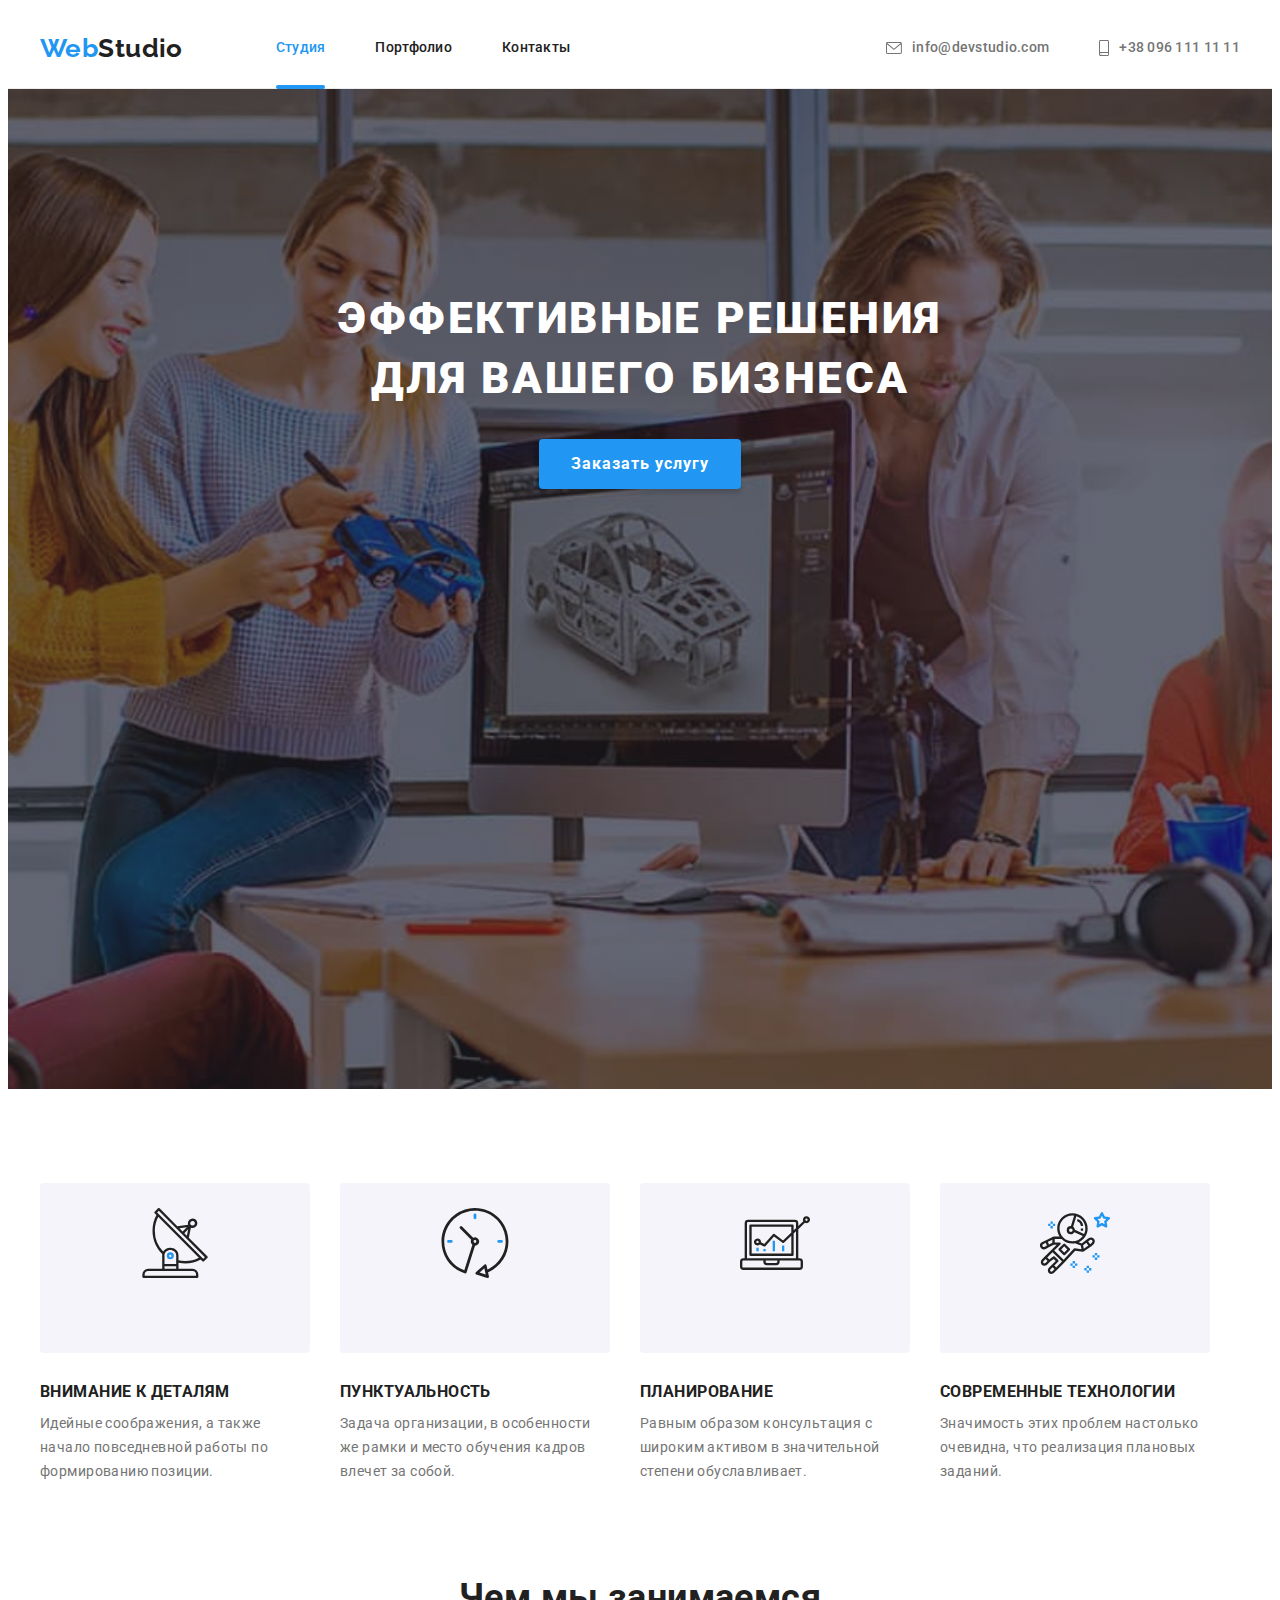
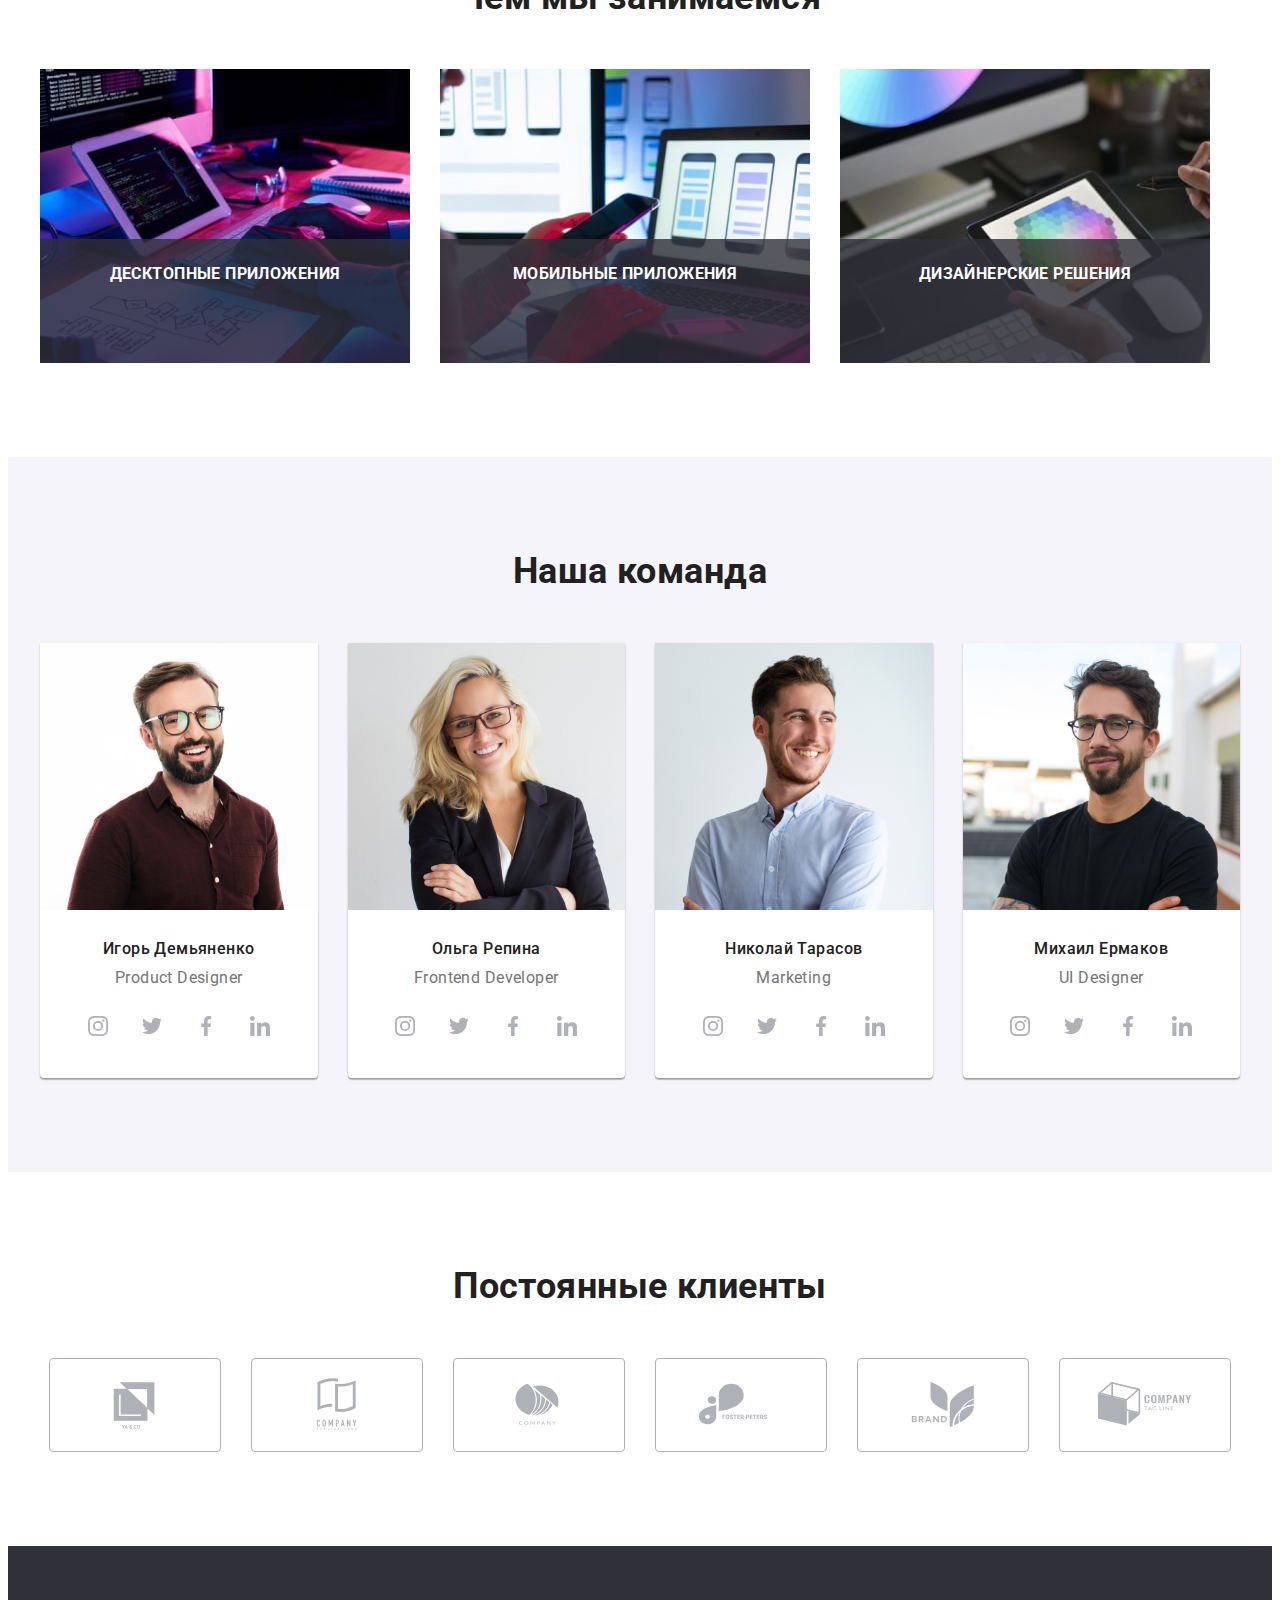
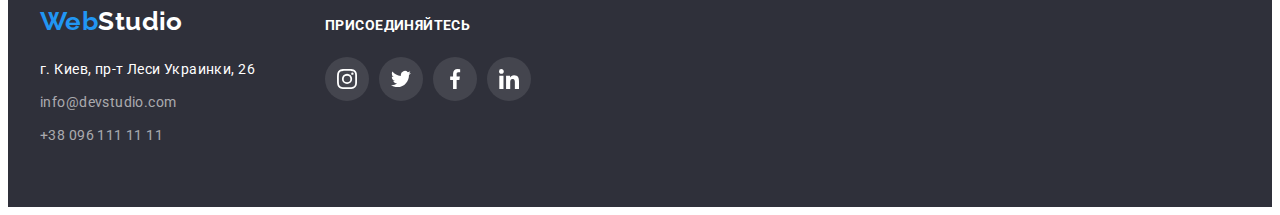
<file: index.html>
<!DOCTYPE html>
<html lang="en">

<head>
    <meta charset="UTF-8">
    <meta http-equiv="X-UA-Compatible" content="IE=edge">
    <meta name="viewport" content="width=device-width, initial-scale=1.0">
    <title>Document</title>
    <link
        href="https://fonts.googleapis.com/css2?family=Raleway:wght@700&family=Roboto:wght@400;500;700;900&display=swap"
        rel="stylesheet">

    <link rel="stylesheet" href="https://cdnjs.cloudflare.com/ajax/libs/modern-normalize/1.1.0/modern-normalize.min.css"
        integrity="sha512-wpPYUAdjBVSE4KJnH1VR1HeZfpl1ub8YT/NKx4PuQ5NmX2tKuGu6U/JRp5y+Y8XG2tV+wKQpNHVUX03MfMFn9Q=="
        crossorigin="anonymous" referrerpolicy="no-referrer" />

    <link rel="stylesheet" href="./css/styles.css">
</head>

<body>

    <header class="page-header">
        <div class="container main-nav">

            <a href="" class="logo link">Web<span class="accent">Studio</span></a>
            <ul class="site-nav">
                <li class="site-nav-item"><a href="./index.html" class="site-nav-link link current">Студия</a></li>
                <li class="site-nav-item"><a href="./portfolio.html" class="site-nav-link link">Портфолио</a></li>
                <li class="site-nav-item"><a href="" class="site-nav-link link">Контакты</a></li>
            </ul>


            <ul class="contacts">
                <li class="contacts-item">
                    <a href="mailto:info@devstudio.com" class="contacts-link link">
                        <svg class="contacts-icons-mailo">
                            <use href="./imeges/icons.svg#icon-envelope"></use>
                        </svg>info@devstudio.com</a>
                </li>
                <li class="contacts-item">
                    <a href="tel:+380961111111" class="contacts-link link"><svg class="contacts-icons-tel">
                            <use href="./imeges/icons.svg#icon-smartphone"></use>
                        </svg>+38 096 111 11 11</a>
                </li>
            </ul>

        </div>
    </header>

    <main>

        <section class="hero overlay">
            <h1 class="hero-title ">Эффективные решения <br /> для вашего бизнеса <br /></h1>
            <button data-modal-open type="button" class="hero-button">Заказать услугу</button>
        </section>

        <section class="section no-padding">
            <div class="container">
                <h2 class="section-title visually-hidden">Наши особенности</h2>
                <ul class="options">
                    <li class="options-item">
                        <div class="options-icons">
                            <svg class="options-item-icons">
                                <use href="./imeges/icons.svg#icon-antenna"></use>
                            </svg>
                        </div>
                        <h3 class="options-title">Внимание к деталям</h3>
                        <p class="options-text">Идейные соображения, а также начало повседневной работы по формированию
                            позиции.</p>
                    </li>
                    <li class="options-item">
                        <div class="options-icons">
                            <svg class="options-item-icons">
                                <use href="./imeges/icons.svg#icon-clock"></use>
                            </svg>
                        </div>
                        <h3 class="options-title">Пунктуальность</h3>
                        <p class="options-text">Задача организации, в особенности же рамки и место обучения кадров
                            влечет за
                            собой.
                        </p>
                    </li>
                    <li class="options-item">
                        <div class="options-icons">
                            <svg class="options-item-icons">
                                <use href="./imeges/icons.svg#icon-diagram"></use>
                            </svg>
                        </div>
                        <h3 class="options-title">Планирование</h3>
                        <p class="options-text">Равным образом консультация с широким активом в значительной степени
                            обуславливает.
                        </p>
                    </li>
                    <li class="options-item">
                        <div class="options-icons">
                            <svg class="options-item-icons">
                                <use href="./imeges/icons.svg#icon-astronaut"></use>
                            </svg>
                        </div>
                        <h3 class="options-title">Современные технологии</h3>
                        <p class="options-text">Значимость этих проблем настолько очевидна, что реализация плановых
                            заданий.</p>
                    </li>
                    </li>
                </ul>
            </div>
        </section>

        <section class="section">
            <div class="container">
                <h2 class="section-title">Чем мы занимаемся</h2>
                <ul class="work">
                    <li class="work-item">
                        <div class="work-thumb">
                            <img src="./imeges/about/about-img-1.jpg" width="370" height="249"
                                alt="Структурное программирование">

                            <div class="work-label">
                                <h3 class="work-label-text">десктопные приложения</h3>
                            </div>
                        </div>
                    </li>
                    <li class="work-item">
                        <div class="work-thumb">
                            <img src="./imeges/about/about-img-2.jpg" width="370" height="249"
                                alt="Розработка мобильных приложений">
                            <div class="work-label">
                                <h3 class="work-label-text">мобильные приложения</h3>
                            </div>
                        </div>
                    </li>
                    <li class="work-item">
                        <div class="work-thumb">
                            <img src="./imeges/about/about-img-3.jpg" width="370" height="249" alt="Веб-дизайн">
                            <div class="work-label">
                                <h3 class="work-label-text">дизайнерские решения</h3>
                            </div>
                        </div>
                    </li>
                </ul>
            </div>
        </section>

        <section class="section team-color">
            <div class="container">
                <h2 class="section-title">Наша команда</h2>
                <ul class="team">
                    <li class="team-item">
                        <img src="./imeges/team/team-img-1.jpg" width="270" alt="Игорь Демьяненко">
                        <div class="team-tumb">
                            <h3 class="team-title">Игорь Демьяненко</h3>
                            <p class="team-text">Product Designer</p>
                            <ul class="team-icons">
                                <li class="team-icons-item">
                                    <a href="" class="team-link">
                                        <svg class="team-icons-link">
                                            <use href="./imeges/icons.svg#icon-instagram"></use>
                                        </svg>
                                    </a>
                                </li>
                                <li class="team-icons-item">
                                    <a href="" class="team-link">
                                        <svg class="team-icons-link">
                                            <use href="./imeges/icons.svg#icon-twitter"></use>
                                        </svg>
                                    </a>
                                </li>
                                <li class="team-icons-item">
                                    <a href="" class="team-link">
                                        <svg class="team-icons-link">
                                            <use href="./imeges/icons.svg#icon-facebook"></use>
                                        </svg>
                                    </a>
                                </li>
                                <li class="team-icons-item">
                                    <a href="" class="team-link">
                                        <svg class="team-icons-link">
                                            <use href="./imeges/icons.svg#icon-linkedin"></use>
                                        </svg>
                                    </a>
                                </li>
                            </ul>
                        </div>
                    </li>
                    <li class="team-item">
                        <img src=" ./imeges/team/team-img-2.jpg" width="270" alt="Ольга Репина">
                        <div class="team-tumb">
                            <h3 class="team-title">Ольга Репина</h3>
                            <p class="team-text">Frontend Developer</p>
                            <ul class="team-icons">
                                <li class="team-icons-item">
                                    <a href="" class="team-link">
                                        <svg class="team-icons-link">
                                            <use href="./imeges/icons.svg#icon-instagram"></use>
                                        </svg>
                                    </a>
                                </li>
                                <li class="team-icons-item">
                                    <a href="" class="team-link">
                                        <svg class="team-icons-link">
                                            <use href="./imeges/icons.svg#icon-twitter"></use>
                                        </svg>
                                    </a>
                                </li>
                                <li class="team-icons-item">
                                    <a href="" class="team-link">
                                        <svg class="team-icons-link">
                                            <use href="./imeges/icons.svg#icon-facebook"></use>
                                        </svg>
                                    </a>
                                </li>
                                <li class="team-icons-item">
                                    <a href="" class="team-link">
                                        <svg class="team-icons-link">
                                            <use href="./imeges/icons.svg#icon-linkedin"></use>
                                        </svg>
                                    </a>
                                </li>
                            </ul>
                        </div>
                    </li>
                    <li class="team-item">
                        <img src=" ./imeges/team/team-img-3.jpg" width="270" alt="Николай Тарасов">
                        <div class="team-tumb">
                            <h3 class="team-title">Николай Тарасов</h3>
                            <p class="team-text">Marketing</p>
                            <ul class="team-icons">
                                <li class="team-icons-item">
                                    <a href="" class="team-link">
                                        <svg class="team-icons-link">
                                            <use href="./imeges/icons.svg#icon-instagram"></use>
                                        </svg>
                                    </a>
                                </li>
                                <li class="team-icons-item">
                                    <a href="" class="team-link">
                                        <svg class="team-icons-link">
                                            <use href="./imeges/icons.svg#icon-twitter"></use>
                                        </svg>
                                    </a>
                                </li>
                                <li class="team-icons-item">
                                    <a href="" class="team-link">
                                        <svg class="team-icons-link">
                                            <use href="./imeges/icons.svg#icon-facebook"></use>
                                        </svg>
                                    </a>
                                </li>
                                <li class="team-icons-item">
                                    <a href="" class="team-link">
                                        <svg class="team-icons-link">
                                            <use href="./imeges/icons.svg#icon-linkedin"></use>
                                        </svg>
                                    </a>
                                </li>
                            </ul>
                        </div>
                    </li>
                    <li class="team-item">
                        <img src=" ./imeges/team/team-img-4.jpg" width="270" alt="Михаил Ермаков">
                        <div class="team-tumb">
                            <h3 class="team-title">Михаил Ермаков</h3>
                            <p class="team-text">UI Designer</p>
                            <ul class="team-icons">
                                <li class="team-icons-item">
                                    <a href="" class="team-link">
                                        <svg class="team-icons-link">
                                            <use href="./imeges/icons.svg#icon-instagram"></use>
                                        </svg>
                                    </a>
                                </li>
                                <li class="team-icons-item">
                                    <a href="" class="team-link">
                                        <svg class="team-icons-link">
                                            <use href="./imeges/icons.svg#icon-twitter"></use>
                                        </svg>
                                    </a>
                                </li>
                                <li class="team-icons-item">
                                    <a href="" class="team-link">
                                        <svg class="team-icons-link">
                                            <use href="./imeges/icons.svg#icon-facebook"></use>
                                        </svg>
                                    </a>
                                </li>
                                <li class="team-icons-item">
                                    <a href="" class="team-link">
                                        <svg class="team-icons-link">
                                            <use href="./imeges/icons.svg#icon-linkedin"></use>
                                        </svg>
                                    </a>
                                </li>
                            </ul>
                        </div>
                    </li>
                </ul>
            </div>
        </section>

        <section class="section">
            <div class="container">
                <h3 class="section-title">Постоянные клиенты</h3>
                <ul class="clients">
                    <li class="clients-item">
                        <a href="" class="clients-link">
                            <svg class="icons-link">
                                <use href="./imeges/icons.svg#icon-Logo"></use>
                            </svg>
                        </a>
                    </li>
                    <li class="clients-item">
                        <a href="" class="clients-link">
                            <svg class="icons-link">
                                <use href="./imeges/icons.svg#icon-Logo-1"></use>
                            </svg>
                        </a>

                    </li>
                    <li class="clients-item">
                        <a href="" class="clients-link">
                            <svg class="icons-link">
                                <use href="./imeges/icons.svg#icon-Logo-2"></use>
                            </svg>
                        </a>

                    </li>
                    <li class="clients-item">
                        <a href="" class="clients-link">
                            <svg class="icons-link">
                                <use href="./imeges/icons.svg#icon-Logo-3"></use>
                            </svg>
                        </a>

                    </li>
                    <li class="clients-item">
                        <a href="" class="clients-link">
                            <svg class="icons-link">
                                <use href="./imeges/icons.svg#icon-Logo-4"></use>
                            </svg>
                        </a>

                    </li>
                    <li class="clients-item">
                        <a href="" class="clients-link">
                            <svg class="icons-link">
                                <use href="./imeges/icons.svg#icon-Logo-5"></use>
                            </svg>
                        </a>

                    </li>
                </ul>
            </div>
        </section>

    </main>
    <footer class="page-footer">
        <div class="container footer-container">
            <div class="address-footer">
                <a href="" class="logo link">Web<span class="accent-logo">Studio</span> </a>
                <address class="address">
                    <ul class="contacts-address">
                        <li class="contacts-address-item no-margin">
                            <p class="contacts-address-text">г. Киев, пр-т Леси Украинки, 26</p>
                        </li>
                        <li class="contacts-address-item">
                            <a href="mailto:info@devstudio.com"
                                class="contacts-address-link link">info@devstudio.com</a>
                        </li>
                        <li class="contacts-address-item">
                            <a href="tel:+380961111111" class="contacts-address-link link">+38 096 111 11 11</a>
                        </li>
                    </ul>
                </address>
            </div>

            <div class="social-footer">
                <h3 class="social-title">присоединяйтесь</h3>
                <ul class="footer-icons">
                    <li class="footer-icons-item">
                        <a href="" class="footer-link">
                            <svg class="footer-icons-link">
                                <use href="./imeges/icons.svg#icon-instagram"></use>
                            </svg>
                        </a>
                    </li>
                    <li class="footer-icons-item">
                        <a href="" class="footer-link">
                            <svg class="footer-icons-link">
                                <use href="./imeges/icons.svg#icon-twitter"></use>
                            </svg>
                        </a>
                    </li>
                    <li class="footer-icons-item">
                        <a href="" class="footer-link">
                            <svg class="footer-icons-link">
                                <use href="./imeges/icons.svg#icon-facebook"></use>
                            </svg>
                        </a>
                    </li>
                    <li class="footer-icons-item">
                        <a href="" class="footer-link">
                            <svg class="footer-icons-link">
                                <use href="./imeges/icons.svg#icon-linkedin"></use>
                            </svg>
                        </a>
                    </li>
                </ul>
            </div>
        </div>
    </footer>
    <div class="backdrop is-hidden" data-modal>
        <div class="modal">
            <button class="modal-button" data-modal-close></button>
        </div>
    </div>

    <script src="./js/modal.js"></script>
</body>

</html>
</file>
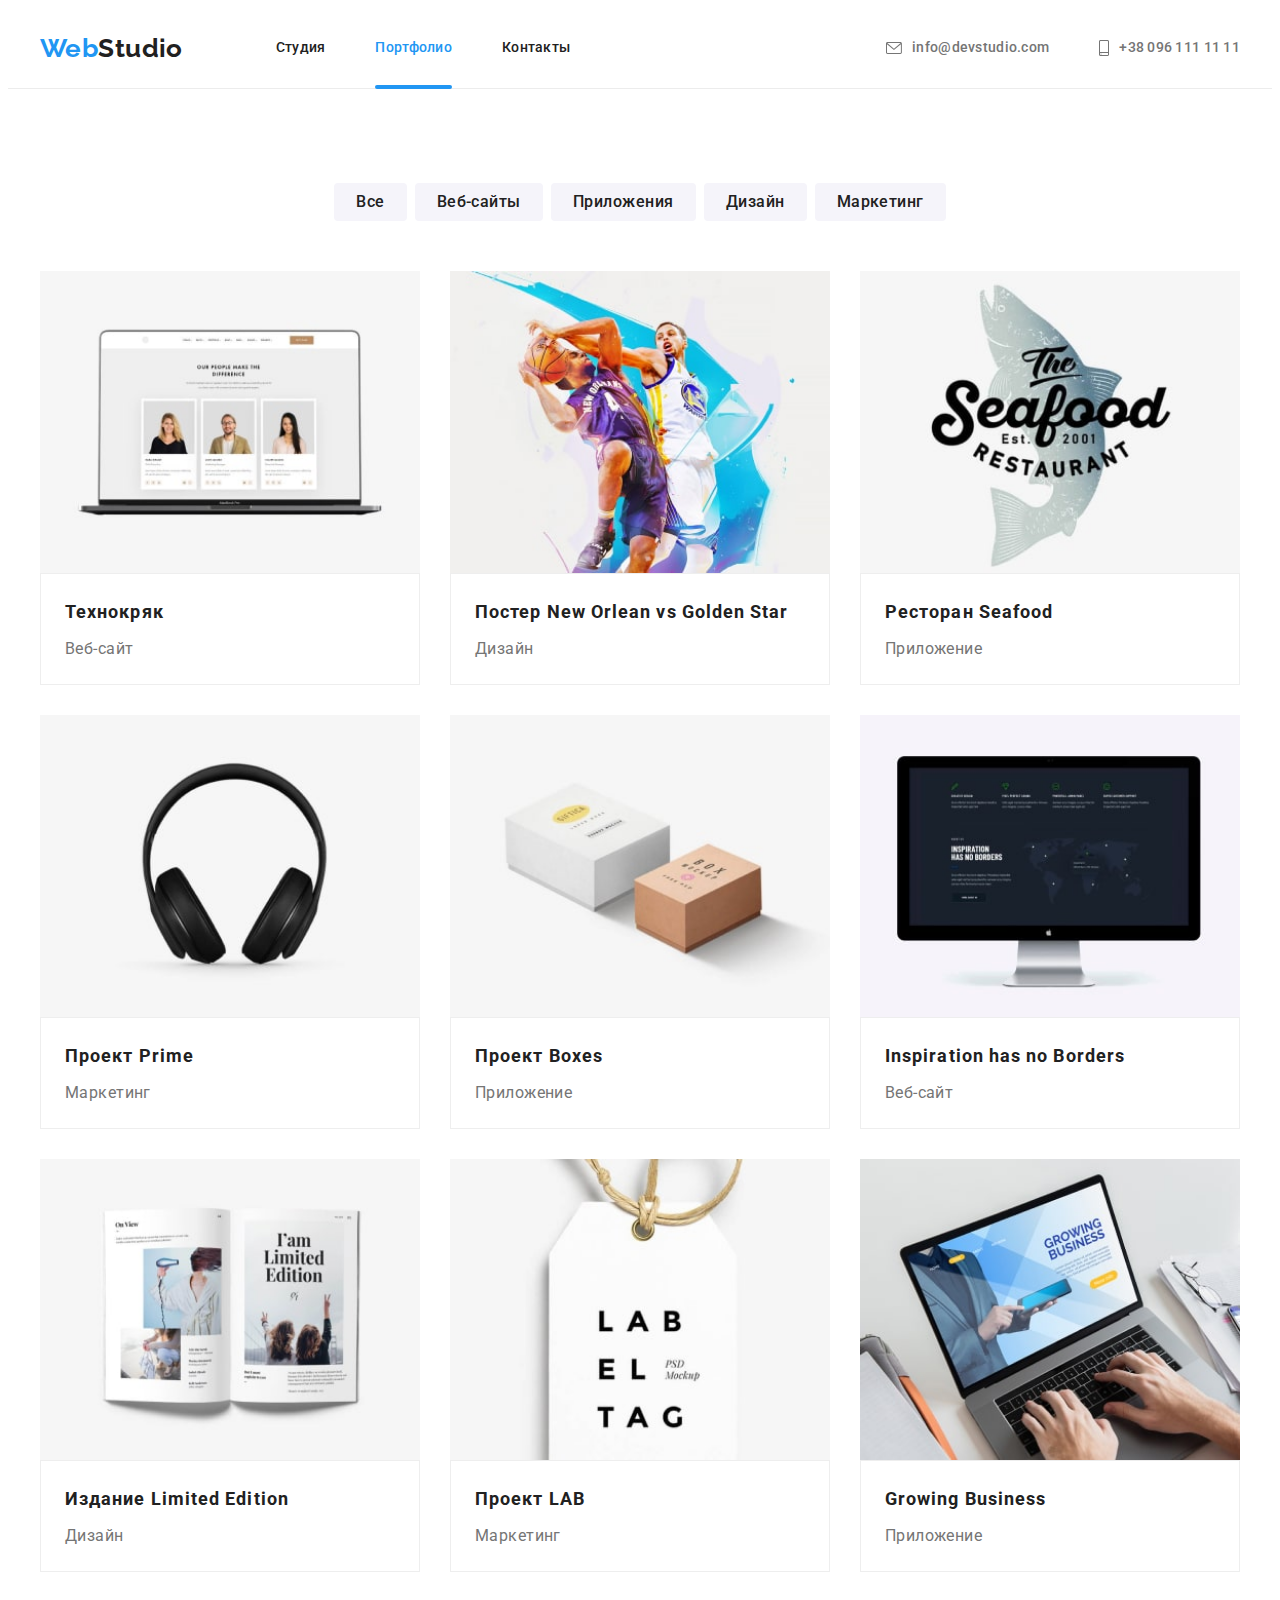
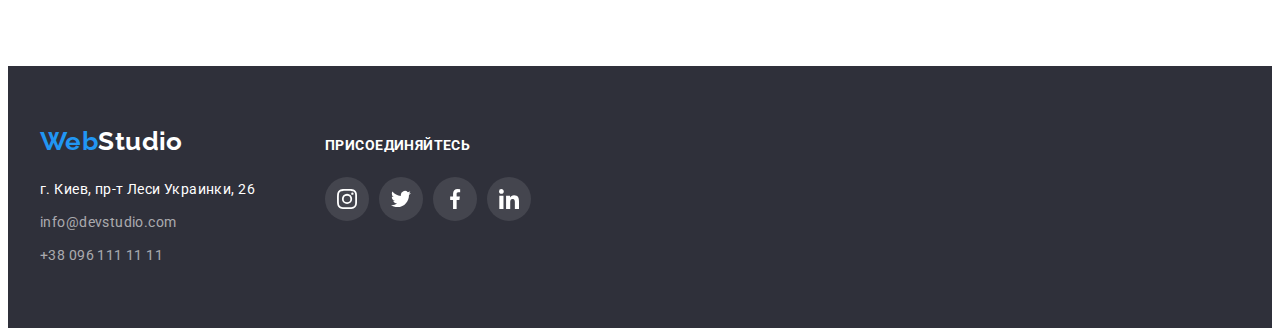
<file: portfolio.html>
<!DOCTYPE html>
<html lang="en">

<head>
    <meta charset="UTF-8">
    <meta http-equiv="X-UA-Compatible" content="IE=edge">
    <meta name="viewport" content="width=device-width, initial-scale=1.0">
    <title>Document</title>
    <link
        href="https://fonts.googleapis.com/css2?family=Raleway:wght@700&family=Roboto:wght@400;500;700;900&display=swap"
        rel="stylesheet">

    <link rel="stylesheet" href="https://cdnjs.cloudflare.com/ajax/libs/modern-normalize/1.1.0/modern-normalize.min.css"
        integrity="sha512-wpPYUAdjBVSE4KJnH1VR1HeZfpl1ub8YT/NKx4PuQ5NmX2tKuGu6U/JRp5y+Y8XG2tV+wKQpNHVUX03MfMFn9Q=="
        crossorigin="anonymous" referrerpolicy="no-referrer" />

    <link rel="stylesheet" href="./css/styles.css">
</head>

<body>
    <header class="page-header">
        <div class="container main-nav">

            <a href="" class="logo link">Web<span class="accent">Studio</span></a>
            <ul class="site-nav">
                <li class="site-nav-item"><a href="./index.html" class="site-nav-link link">Студия</a></li>
                <li class="site-nav-item"><a href="./portfolio.html" class="site-nav-link link current">Портфолио</a>
                </li>
                <li class="site-nav-item"><a href="" class="site-nav-link link">Контакты</a></li>
            </ul>

            <ul class="contacts">
                <li class="contacts-item">
                    <a href="mailto:info@devstudio.com" class="contacts-link link">
                        <svg class="contacts-icons-mailo">
                            <use href="./imeges/icons.svg#icon-envelope"></use>
                        </svg>info@devstudio.com</a>
                </li>
                <li class="contacts-item">
                    <a href="tel:+380961111111" class="contacts-link link"><svg class="contacts-icons-tel">
                            <use href="./imeges/icons.svg#icon-smartphone"></use>
                        </svg>+38 096 111 11 11</a>
                </li>
            </ul>
        </div>
    </header>
    <main>
        <section class="section">
            <div class="container">
                <h1 class="section-title visually-hidden">Наши проекты</h1>
                <ul class="filter">
                    <li class="filter-item"><button type="button" class="filter-button">Все</button></li>
                    <li class="filter-item"><button type="button" class="filter-button">Веб-сайты</button></li>
                    <li class="filter-item"><button type="button" class="filter-button">Приложения</button></li>
                    <li class="filter-item"><button type="button" class="filter-button">Дизайн</button></li>
                    <li class="filter-item"><button type="button" class="filter-button">Маркетинг</button></li>
                </ul>

                <ul class="projects">
                    <li class="projects-item">
                        <a href="" class="projects-link link">
                            <div class="projects-card">
                                <img src="./imeges/all-img.jpg" width="370"
                                    alt="ноутбука с изображением веб-сайта на мониторе">
                                <div class="projects-card-label">
                                    <p class="projects-card-text">
                                        Технокряк это современная площадка распространения коронавируса. Компании
                                        используют эту платформу для цифрового
                                        шпионажа и атак на защищённые сервера конкурентов.
                                    </p>
                                </div>
                            </div>
                            <div class="content-card">
                                <h2 class="projects-title">Технокряк</h2>
                                <p class="projects-text">Веб-сайт</p>
                            </div>
                        </a>
                    </li>
                    <li class="projects-item">
                        <a class="projects-link link" href="">
                            <div class="projects-card">
                                <img src="./imeges/all-img-1.jpg" width="370" alt="игра в баскетбол">
                                <div class="projects-card-label">
                                    <p class="projects-card-text">
                                        Технокряк это современная площадка распространения коронавируса. Компании
                                        используют эту платформу для цифрового
                                        шпионажа и атак на защищённые сервера конкурентов.
                                    </p>
                                </div>
                            </div>
                            <div class="content-card">
                                <h2 class="projects-title">Постер New Orlean vs Golden Star</h2>
                                <p class="projects-text">Дизайн</p>
                            </div>
                        </a>
                    </li>
                    <li class="projects-item">
                        <a class="projects-link link" href="">
                            <div class="projects-card">
                                <img src="./imeges/all-img-2.jpg" width="370" alt="логотип ресторана в виде рыбы">
                                <div class="projects-card-label">
                                    <p class="projects-card-text">
                                        Технокряк это современная площадка распространения коронавируса. Компании
                                        используют эту платформу для цифрового
                                        шпионажа и атак на защищённые сервера конкурентов.
                                    </p>
                                </div>
                            </div>
                            <div class="content-card">
                                <h2 class="projects-title">Ресторан Seafood</h2>
                                <p class="projects-text">Приложение</p>
                            </div>
                        </a>
                    </li>
                    <li class="projects-item">
                        <a class="projects-link link" href="">
                            <div class="projects-card">
                                <img src="./imeges/all-img-3.jpg" width="370" alt="наушники">
                                <div class="projects-card-label">
                                    <p class="projects-card-text">
                                        Технокряк это современная площадка распространения коронавируса. Компании
                                        используют эту платформу для цифрового
                                        шпионажа и атак на защищённые сервера конкурентов.
                                    </p>
                                </div>
                            </div>
                            <div class="content-card">
                                <h2 class="projects-title">Проект Prime</h2>
                                <p class="projects-text">Маркетинг</p>
                            </div>
                        </a>
                    </li>
                    <li class="projects-item">
                        <a class="projects-link link" href="">
                            <div class="projects-card">
                                <img src="./imeges/all-img-4.jpg" width="370" alt="две коробки">
                                <div class="projects-card-label">
                                    <p class="projects-card-text">
                                        Технокряк это современная площадка распространения коронавируса. Компании
                                        используют эту платформу для цифрового
                                        шпионажа и атак на защищённые сервера конкурентов.
                                    </p>
                                </div>
                            </div>
                            <div class="content-card">
                                <h2 class="projects-title">Проект Boxes</h2>
                                <p class="projects-text">Приложение</p>
                            </div>
                        </a>
                    </li>
                    <li class="projects-item">
                        <a class="projects-link link" href="">
                            <div class="projects-card">
                                <img src="./imeges/all-img-5.jpg" width="370" alt="монитор компютера">
                                <div class="projects-card-label">
                                    <p class="projects-card-text">
                                        Технокряк это современная площадка распространения коронавируса. Компании
                                        используют эту платформу для цифрового
                                        шпионажа и атак на защищённые сервера конкурентов.
                                    </p>
                                </div>
                            </div>
                            <div class="content-card">
                                <h2 class="projects-title">Inspiration has no Borders</h2>
                                <p class="projects-text">Веб-сайт</p>
                            </div>
                        </a>
                    </li>
                    <li class="projects-item">
                        <a class="projects-link link" href="">
                            <div class="projects-card">
                                <img src="./imeges/all-img-6.jpg" width="370" alt="открытая книга">
                                <div class="projects-card-label">
                                    <p class="projects-card-text">
                                        Технокряк это современная площадка распространения коронавируса. Компании
                                        используют эту платформу для цифрового
                                        шпионажа и атак на защищённые сервера конкурентов.
                                    </p>
                                </div>
                            </div>
                            <div class="content-card">
                                <h2 class="projects-title">Издание Limited Edition</h2>
                                <p class="projects-text">Дизайн</p>
                            </div>
                        </a>
                    </li>
                    <li class="projects-item">
                        <a class="projects-link link" href="">
                            <div class="projects-card">
                                <img src="./imeges/all-img-7.jpg" width="370" alt=" бирка с названием проекта">
                                <div class="projects-card-label">
                                    <p class="projects-card-text">
                                        Технокряк это современная площадка распространения коронавируса. Компании
                                        используют эту платформу для цифрового
                                        шпионажа и атак на защищённые сервера конкурентов.
                                    </p>
                                </div>
                            </div>
                            <div class="content-card">
                                <h2 class="projects-title">Проект LAB</h2>
                                <p class="projects-text">Маркетинг</p>
                            </div>
                        </a>
                    </li>
                    <li class="projects-item">
                        <a class="projects-link link" href="">
                            <div class="projects-card">
                                <img src="./imeges/all-img-8.jpg" width="370" alt="человек работает за ноутбуком">
                                <div class="projects-card-label">
                                    <p class="projects-card-text">
                                        Технокряк это современная площадка распространения коронавируса. Компании
                                        используют эту платформу для цифрового
                                        шпионажа и атак на защищённые сервера конкурентов.
                                    </p>
                                </div>
                            </div>
                            <div class="content-card">
                                <h2 class="projects-title">Growing Business</h2>
                                <p class="projects-text">Приложение</p>
                            </div>
                        </a>
                    </li>


                </ul>
            </div>
        </section>
    </main>
    <footer class="page-footer">
        <div class="container footer-container">
            <div class="address-footer">
                <a href="" class="logo link">Web<span class="accent-logo">Studio</span> </a>
                <address class="address">
                    <ul class="contacts-address">
                        <li class="contacts-address-item no-margin">
                            <p class="contacts-address-text">г. Киев, пр-т Леси Украинки, 26</p>
                        </li>
                        <li class="contacts-address-item">
                            <a href="mailto:info@devstudio.com"
                                class="contacts-address-link link">info@devstudio.com</a>
                        </li>
                        <li class="contacts-address-item">
                            <a href="tel:+380961111111" class="contacts-address-link link">+38 096 111 11 11</a>
                        </li>
                    </ul>
                </address>
            </div>

            <div class="social-footer">
                <h3 class="social-title">присоединяйтесь</h3>
                <ul class="footer-icons">
                    <li class="footer-icons-item">
                        <a href="" class="footer-link">
                            <svg class="footer-icons-link">
                                <use href="./imeges/icons.svg#icon-instagram"></use>
                            </svg>
                        </a>
                    </li>
                    <li class="footer-icons-item">
                        <a href="" class="footer-link">
                            <svg class="footer-icons-link">
                                <use href="./imeges/icons.svg#icon-twitter"></use>
                            </svg>
                        </a>
                    </li>
                    <li class="footer-icons-item">
                        <a href="" class="footer-link">
                            <svg class="footer-icons-link">
                                <use href="./imeges/icons.svg#icon-facebook"></use>
                            </svg>
                        </a>
                    </li>
                    <li class="footer-icons-item">
                        <a href="" class="footer-link">
                            <svg class="footer-icons-link">
                                <use href="./imeges/icons.svg#icon-linkedin"></use>
                            </svg>
                        </a>
                    </li>
                </ul>
            </div>
        </div>
    </footer>
</body>

</html>
</file>
<file: css/styles.css>
:root {
  --primary-text-color: #757575;
  --title-text-color: #212121;
  --accent-color: #2196f3;
  --primary-white-color: #ffffff;
  --card-set-gap: 30px;
}

body {
  background-color: var(--primary-white-color);
  color: var(--title-text-color);
  font-family: Roboto, sans-serif;
  font-size: 14px;
  line-height: 1.71;
  letter-spacing: 0.03em;
}
ul {
  list-style: none;
  padding: 0;
  margin: 0;
}
.link {
  text-decoration: none;
}
img {
  display: block;
  min-width: 100%;
  height: auto;
}
.container {
  width: 1200px;
  padding-left: 15px;
  padding-right: 15px;
  margin-left: auto;
  margin-right: auto;
}
.section {
  padding-top: 94px;
  padding-bottom: 94px;
}

.section.no-padding {
  padding-bottom: 0;
}
.contacts-address-item.no-margin {
  margin-top: 0;
}
.page-header {
  border-bottom: 1px solid #ececec;
}

.visually-hidden {
  position: absolute;
  width: 1px;
  height: 1px;
  margin: -1px;
  padding: 0;
  overflow: hidden;
  border: 0;
  clip: rect(0 0 0 0);
}
h1,
h2,
h3,
h4,
h5,
h6,
p,
ul {
  margin: 0;
}

/*Логотип сайта*/
.page-footer {
  padding-top: 60px;
  padding-bottom: 60px;
  background-color: #2f303a;
}

.logo {
  color: var(--accent-color);
  font-family: Raleway, sans-serif;
  font-weight: 700;
  font-size: 26px;
  line-height: 1.19;
}

.accent {
  color: var(--title-text-color);
}
.accent-logo {
  color: var(--primary-white-color);
}

/*Список навигации*/

.main-nav {
  display: flex;
  align-items: center;
}

.site-nav {
  display: flex;
  margin-left: 93px;
}

.site-nav-item + .site-nav-item {
  margin-left: 50px;
}

.site-nav-link {
  display: block;
  padding-top: 32px;
  padding-bottom: 32px;

  color: var(--title-text-color);
  font-weight: 500;
  line-height: 1.14;
  letter-spacing: 0.02em;

  transition: color 250ms cubic-bezier(0.4, 0, 0.2, 1);
}

.site-nav-link:hover,
.site-nav-link:focus {
  color: var(--accent-color);
}

.site-nav-link {
  position: relative;
}
.current::after {
  content: "";
  display: block;
  position: absolute;
  width: 100%;
  height: 4px;
  background-color: #2196f3;
  border-radius: 2px;
  bottom: -1px;
  left: 0;
}

.site-nav-link.current {
  color: var(--accent-color);
}

/*Список контактов хедер*/
.contacts {
  display: flex;
  margin-left: auto;
}

.contacts-item + .contacts-item {
  margin-left: 50px;
}

.contacts-link {
  display: flex;
  padding-top: 32px;
  padding-bottom: 32px;
  align-items: center;

  color: var(--primary-text-color);
  font-weight: 500;
  line-height: 1.14;
  letter-spacing: 0.02em;

  transition: color 250ms cubic-bezier(0.4, 0, 0.2, 1);
}
.contacts-link:hover,
.contacts-link:focus {
  color: var(--accent-color);
}
.contacts-icons-mailo {
  width: 16px;
  height: 12px;
  margin-right: 10px;
  fill: currentColor;
}
.contacts-icons-tel {
  width: 10px;
  height: 16px;
  margin-right: 10px;
  fill: currentColor;
}

/*Физичиский адрес, список контактов в футере*/

.address {
  font-style: normal;
}
.contacts-address {
  margin-top: 20px;
}

.contacts-address-link {
  color: rgba(255, 255, 255, 0.6);

  transition: color 250ms cubic-bezier(0.4, 0, 0.2, 1);
}
.contacts-address-link:hover,
.contacts-address-link:focus {
  color: var(--accent-color);
}

.contacts-address-text {
  color: var(--primary-white-color);
}

.contacts-address-item {
  margin-top: 9px;
}

/*секция Герой*/

.overlay {
  max-width: 1600px;
  height: 600px;
  margin-left: auto;
  margin-right: auto;
  background-color: rgba(196, 196, 196, 1);
  background-image: linear-gradient(
      rgba(47, 48, 58, 0.4),
      rgba(47, 48, 58, 0.4)
    ),
    url("../imeges/hero-img.jpg");

  background-repeat: no-repeat;
  background-position: center;
  background-size: cover;
}

.hero {
  text-align: center;
  padding: 200px 0;
}
.hero-title {
  margin-bottom: 30px;

  color: var(--primary-white-color);
  font-weight: 900;
  font-size: 44px;
  line-height: 1.36;
  letter-spacing: 0.06em;
  text-transform: uppercase;
}
.hero-button {
  cursor: pointer;

  box-shadow: 0px 4px 4px rgba(0, 0, 0, 0.15);
  padding: 10px 32px;
  border-radius: 4px;
  min-width: 200px;
  border: 0px;
}
.hero-button {
  color: var(--primary-white-color);
  background-color: var(--accent-color);
  font-family: Roboto;
  font-weight: 700;
  font-size: 16px;
  line-height: 1.87;
  /*display: flex;*/
  align-items: center;
  text-align: center;
  letter-spacing: 0.06em;

  transition: background-color 250ms cubic-bezier(0.4, 0, 0.2, 1);
}
.hero-button:hover,
.hero-button:focus {
  background-color: #188ce8;
}

/*все заголовки */
.section-title {
  margin-bottom: 50px;

  color: var(--title-text-color);
  font-weight: 700;
  font-size: 36px;
  line-height: 1.16;
  text-align: center;
}

/*список Особенности*/

.options {
  display: flex;
}
.options-item {
  width: 270px;
  margin-right: 30px;
}

.options-item:nth-child(4n) {
  margin-right: 0;
}

.options-icons {
  display: flex;
  justify-content: center;

  padding-top: 25px;
  padding-bottom: 25px;
  width: 270px;
  height: 120px;

  background-color: #f5f4fa;
  border-radius: 4px;
  margin-bottom: 30px;
}
.options-item-icons {
  width: 70px;
  height: 70px;
}

.options-title {
  margin-bottom: 10px;

  color: var(--title-text-color);
  font-weight: 700;
  line-height: 1.14;
  text-transform: uppercase;
}
.options-text {
  color: var(--primary-text-color);
}

/*список Работа фото*/
.work {
  display: flex;
}

.work-item {
  margin-right: 30px;
}

.work-item:nth-child(3n) {
  margin-right: 0;
}

.work-thumb {
  position: relative;
}
.work-label-text {
  color: #ffffff;

  font-weight: 700px;
  line-height: 16px;
  text-align: center;
  text-transform: uppercase;
}

.work-label {
  position: absolute;
  width: 370px;
  height: 70px;
  background-color: rgba(47, 48, 58, 0.8);
  padding-top: 27px;
  padding-bottom: 27px;
  bottom: 0;
}

/* список команды, фото*/
.team-color {
  background-color: #f5f4fa;
}
.team {
  display: flex;
  flex-wrap: wrap;
  text-align: center;
  margin-left: calc(-1 * var(--card-set-gap));
  margin-top: calc(-1 * var(--card-set-gap));
}

.team-item {
  flex-basis: calc(100% / 4 - var(--card-set-gap));

  margin-left: var(--card-set-gap);
  margin-top: var(--card-set-gap);
  box-shadow: 0px 1px 3px rgba(0, 0, 0, 0.12), 0px 1px 1px rgba(0, 0, 0, 0.14),
    0px 2px 1px rgba(0, 0, 0, 0.2);
  border-radius: 0px 0px 4px 4px;
  background-color: #ffffff;
}

/*.team-item {
  margin-right: 30px;
}
.team-item:nth-child(4n) {
  margin-right: 0;
}*/

.team-title {
  color: var(--title-text-color);
  font-weight: 500;
  font-size: 16px;
  line-height: 1.18;
}

.team-text {
  margin-top: 10px;

  color: var(--primary-text-color);
  font-size: 16px;
  line-height: 1.18;
}
.team-tumb {
  padding-top: 30px;
  padding-bottom: 30px;
}
.team-icons {
  display: flex;
  justify-content: center;
  margin-top: 16px;
}
.team-link {
  color: #afb1b8;
  display: flex;
  width: 44px;
  height: 44px;
  justify-content: center;
  align-items: center;
  border-radius: 50px 50px;

  transition: background-color 250ms cubic-bezier(0.4, 0, 0.2, 1),
    color 250ms cubic-bezier(0.4, 0, 0.2, 1);
}

.team-link:hover,
.team-link:focus {
  background-color: #2196f3;
  color: #ffffff;
}

.team-icons-link {
  width: 20px;
  height: 20px;
  fill: currentColor;
}

.team-icons-item + .team-icons-item {
  margin-left: 10px;
}

/*Клиенты*/
.clients {
  display: flex;
  justify-content: center;
}
.clients-link {
  color: #afb1b8;

  display: flex;
  justify-content: center;
  align-items: center;
  width: 170px;
  height: 92px;
  border: 1px solid rgba(175, 177, 184, 1);
  border-radius: 4px;

  transition: border 250ms cubic-bezier(0.4, 0, 0.2, 1),
    color 250ms cubic-bezier(0.4, 0, 0.2, 1);
}

.icons-link {
  width: 106px;
  height: 60px;
  fill: currentColor;
}

.clients-link:hover,
.clients-link:focus {
  color: #2196f3;
  border: 1px solid #2196f3;
}

.clients-item + .clients-item {
  margin-left: 30px;
}
/*СОЦСЕТИ ФУТЕР*/
.footer-container {
  display: flex;
  align-items: baseline;
}
.social-footer {
  margin-left: 70px;
}
.footer-link {
  display: flex;
  width: 44px;
  height: 44px;
  justify-content: center;
  align-items: center;

  border-radius: 50%;
  background-color: rgba(255, 255, 255, 0.1);

  transition: background-color 250ms cubic-bezier(0.4, 0, 0.2, 1);
}

.footer-link:hover,
.footer-link:focus {
  background-color: #2196f3;
}

.footer-icons-link {
  width: 20px;
  height: 20px;
  fill: #ffffff;
}

.footer-icons {
  display: flex;
  margin-top: 20px;
}

.footer-icons-item + .footer-icons-item {
  margin-left: 10px;
}

.social-title {
  color: #ffffff;
  font-weight: bold;
  font-size: 14px;
  line-height: 1.64;
  text-transform: uppercase;
}

/*Порфолио*/

.filter {
  display: flex;
  margin-bottom: 50px;
  justify-content: center;
}

.filter-item + .filter-item {
  margin-left: 8px;
}

.filter-button {
  cursor: pointer;
  padding: 6px 22px;
  border-radius: 4px;
  min-width: auto;
  border: 0px;
}

.filter-button {
  color: var(--title-text-color);
  background-color: #f5f4fa;

  font-family: Roboto;
  font-style: normal;
  font-weight: 500;
  font-size: 16px;
  line-height: 1.62;
  text-align: center;
  letter-spacing: 0.03em;

  transition: color 250ms cubic-bezier(0.4, 0, 0.2, 1),
    background-color 250ms cubic-bezier(0.4, 0, 0.2, 1),
    box-shadow 250ms cubic-bezier(0.4, 0, 0.2, 1);
}

.filter-button:hover,
.filter-button:focus {
  color: var(--primary-white-color);
  background-color: var(--accent-color);
  box-shadow: 0px 3px 1px rgba(0, 0, 0, 0.1), 0px 1px 2px rgba(0, 0, 0, 0.08),
    0px 2px 2px rgba(0, 0, 0, 0.12);
}

/*список проэктов*/
.projects {
  display: flex;
  flex-wrap: wrap;

  margin-top: calc(-1 * var(--card-set-gap));
  margin-right: calc(-1 * var(--card-set-gap));
}

.projects-item {
  flex-basis: calc(100% / 3 - var(--card-set-gap));
  margin-top: var(--card-set-gap);
  margin-right: var(--card-set-gap);
}

.projects-link {
  display: block;

  transition: box-shadow 250ms cubic-bezier(0.4, 0, 0.2, 1);
}
.projects-link:focus,
.projects-link:hover {
  box-shadow: 0px 1px 1px rgba(0, 0, 0, 0.12), 0px 4px 4px rgba(0, 0, 0, 0.06),
    1px 4px 6px rgba(0, 0, 0, 0.16);
}

.projects-title {
  color: var(--title-text-color);
  font-weight: 700;
  font-size: 18px;
  line-height: 2;
  letter-spacing: 0.06em;
}
.projects-text {
  margin-top: 4px;
  margin-bottom: 0px;

  color: var(--primary-text-color);

  font-size: 16px;
  line-height: 1.87;
}
/*card*/
.content-card {
  padding: 20px 24px;
  border: 1px solid #eeeeee;
}

.projects-text {
  margin-top: 4px;
  margin-bottom: 0px;
}

.projects-card {
  position: relative;
  overflow: hidden;
}

.projects-card-label {
  position: absolute;
  width: 370px;
  height: 294px;
  background-color: rgba(33, 150, 243, 0.9);
  top: 0;
  padding: 63px 24px;

  transform: translateY(100%);
  transition: transform 250ms cubic-bezier(0.4, 0, 0.2, 1);
}

.projects-card-text {
  color: #ffffff;

  font-size: 18px;
  line-height: 1.56;
}

.projects-link:hover .projects-card-label,
.projects-link:focus .projects-card-label {
  transform: translateY(0);
}
/*мадальное окно*/
.backdrop {
  position: fixed;

  left: 0;
  top: 0;
  width: 100%;
  height: 100vh;

  border: rgba(0, 0, 0, 0, 1);
  background-color: rgba(0, 0, 0, 0.2);

  transition: opacity 250ms;
}

.backdrop.is-hidden {
  opacity: 0;
  pointer-events: none;
}
.modal {
  position: absolute;

  top: 50%;
  left: 50%;
  transform: translate(-50%, -50%);
  width: 528px;
  min-height: 581px;

  background: #ffffff;
  box-shadow: 0px 1px 3px rgba(0, 0, 0, 0.12), 0px 1px 1px rgba(0, 0, 0, 0.14),
    0px 2px 1px rgba(0, 0, 0, 0.2);
  border-radius: 4px;
}

.modal-button {
  cursor: pointer;
  position: absolute;
  top: 0;
  right: 0;
  width: 30px;
  height: 30px;
  margin-top: 8px;
  margin-right: 8px;

  background: #ffffff;
  border: 1px solid rgba(0, 0, 0, 0.1);
  border-radius: 50px;

  background-image: url(../imeges/close.svg);
  background-repeat: no-repeat;
  background-position: center;

  transition: box-shadow 250ms cubic-bezier(0.4, 0, 0.2, 1);
}

.modal-button:hover,
.modal-button:focus {
  box-shadow: 0px 1px 3px rgba(0, 0, 0, 0.12), 0px 1px 1px rgba(0, 0, 0, 0.14),
    0px 2px 1px rgba(0, 0, 0, 0.2);
}
</file>
